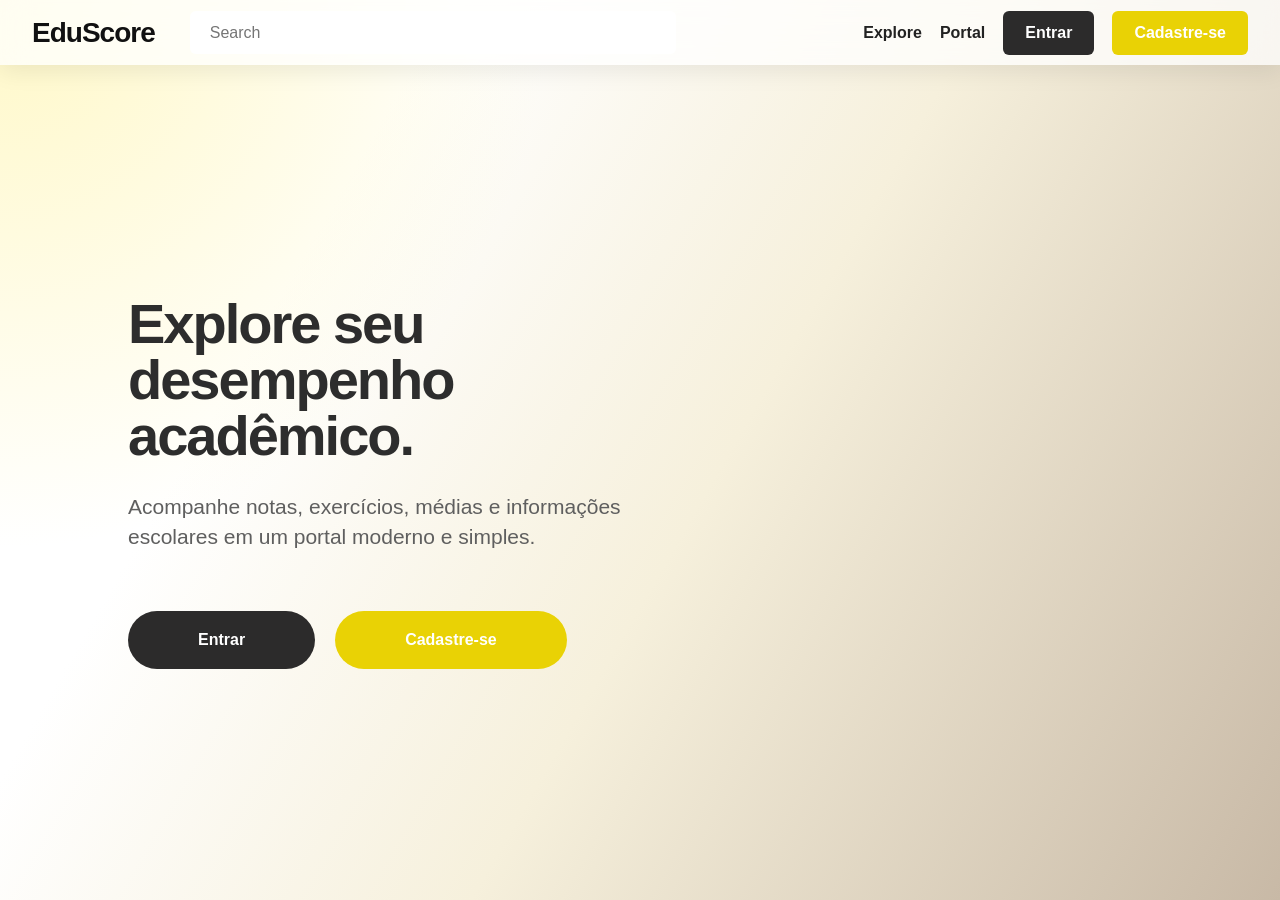
<file: index.html>
<!DOCTYPE html>
<html lang="pt-br">
<head>
  <meta charset="UTF-8">
  <title>EduScore</title>
  <link rel="stylesheet" href="style.css">
</head>
<body>

<header class="navbar">
  <h1>EduScore</h1>

  <input type="text" placeholder="Search">

  <nav>
    <a href="#">Explore</a>
    <a href="#">Portal</a>
    <a href="login.html" class="login-btn">Entrar</a>
    <a href="cadastro.html" class="signup-btn">Cadastre-se</a>
  </nav>
</header>

<main class="hero">
  <section class="hero-text">
    <h2>Explore seu<br>desempenho<br>acadêmico.</h2>

    <p>
      Acompanhe notas, exercícios, médias e informações escolares
      em um portal moderno e simples.
    </p>

    <div class="botoes-home">
      <a href="login.html" class="main-btn">Entrar</a>
      <a href="cadastro.html" class="secondary-btn">Cadastre-se</a>
    </div>
  </section>
</main>

</body>
</html>
</file>
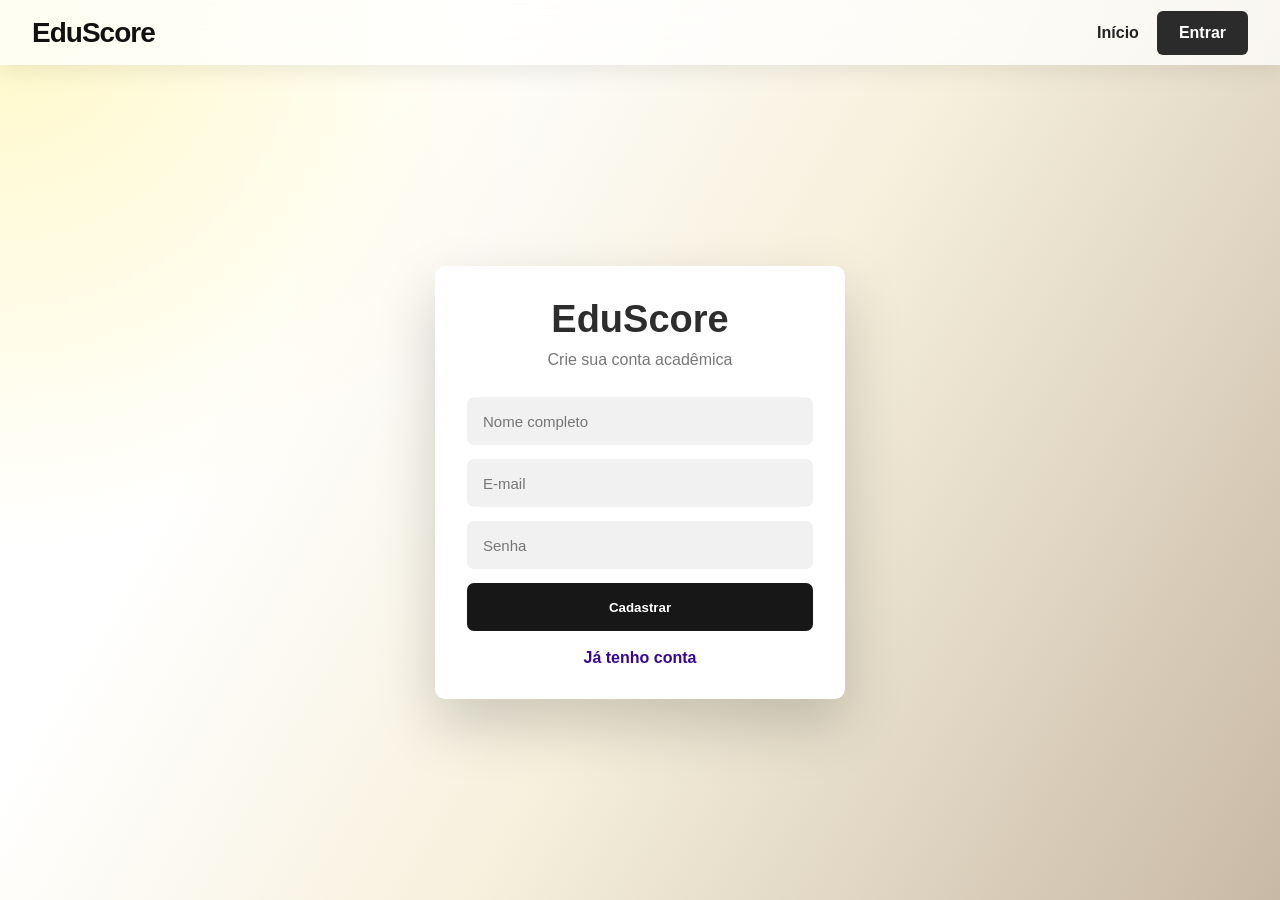
<file: cadastro.html>
<!DOCTYPE html>
<html lang="pt-br">
<head>
  <meta charset="UTF-8">
  <title>EduScore - Cadastro</title>
  <link rel="stylesheet" href="style.css">
</head>
<body>

<header class="navbar">
  <h1>EduScore</h1>

  <nav>
    <a href="index.html">Início</a>
    <a href="login.html" class="login-btn">Entrar</a>
  </nav>
</header>

<main class="auth-page">
  <section class="auth-card">
    <h2>EduScore</h2>
    <p>Crie sua conta acadêmica</p>

    <input type="text" id="cadNome" placeholder="Nome completo">
    <input type="email" id="cadEmail" placeholder="E-mail">
    <input type="password" id="cadSenha" placeholder="Senha">

    <button onclick="cadastrar()">Cadastrar</button>

    <a href="login.html">Já tenho conta</a>
  </section>
</main>

<script src="script.js"></script>
</body>
</html>
</file>
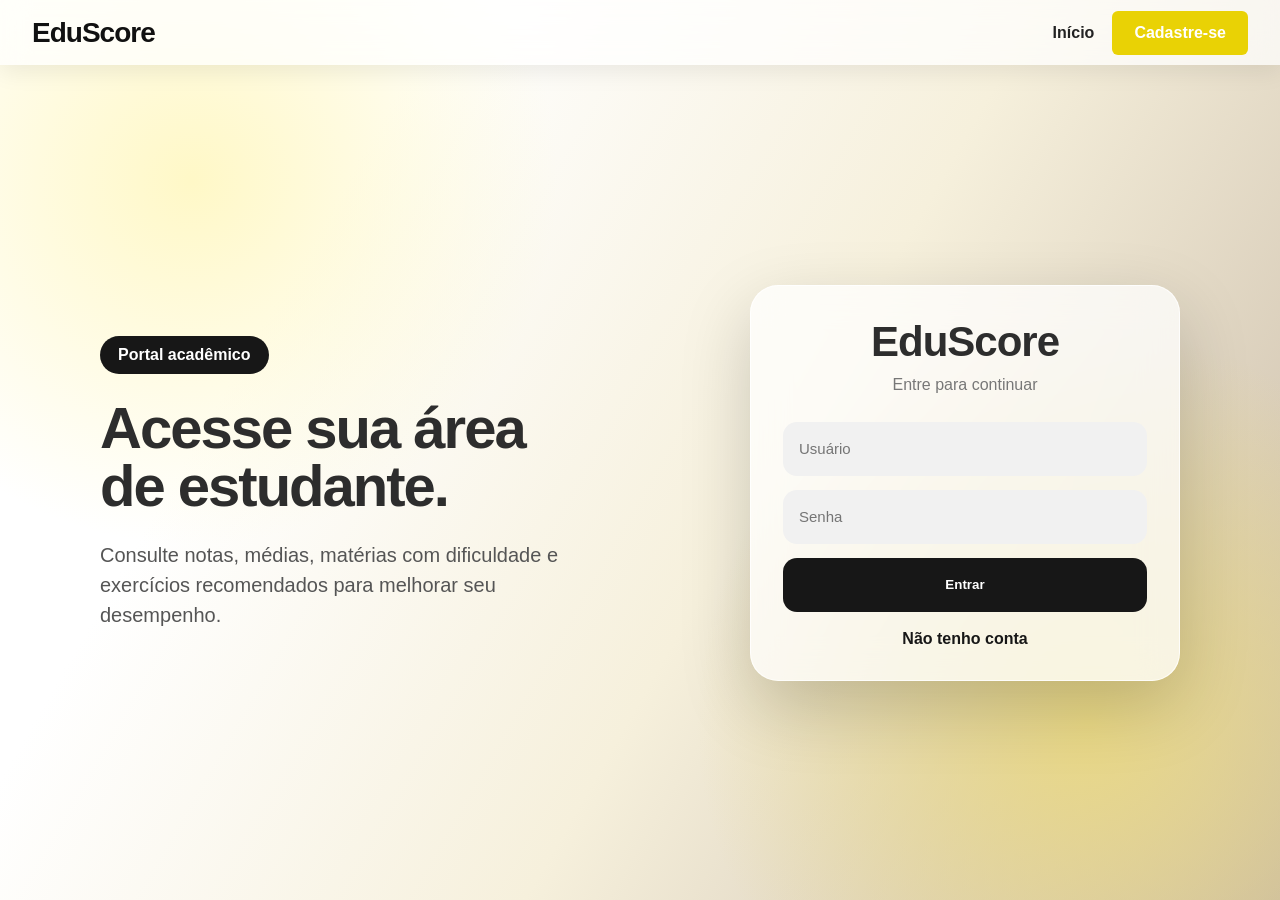
<file: exercicios.html>
<!DOCTYPE html>
<html lang="pt-br">
<head>
<meta charset="UTF-8">
<title>Exercícios</title>
<link rel="stylesheet" href="style.css">
</head>

<body onload="carregarExercicios()">

<header class="navbar">
    <h1>EduScore</h1>

    <nav>
        <a href="menu.html">Voltar</a>
        <button class="sair-btn" onclick="sair()">Sair</button>
    </nav>
</header>

<main class="dashboard">

    <section class="welcome">
        <h2>Meus Exercícios</h2>
    </section>

    <section id="conteudoExercicios" class="resultado">
    </section>

</main>

<script src="script.js"></script>

</body>
</html>
</file>
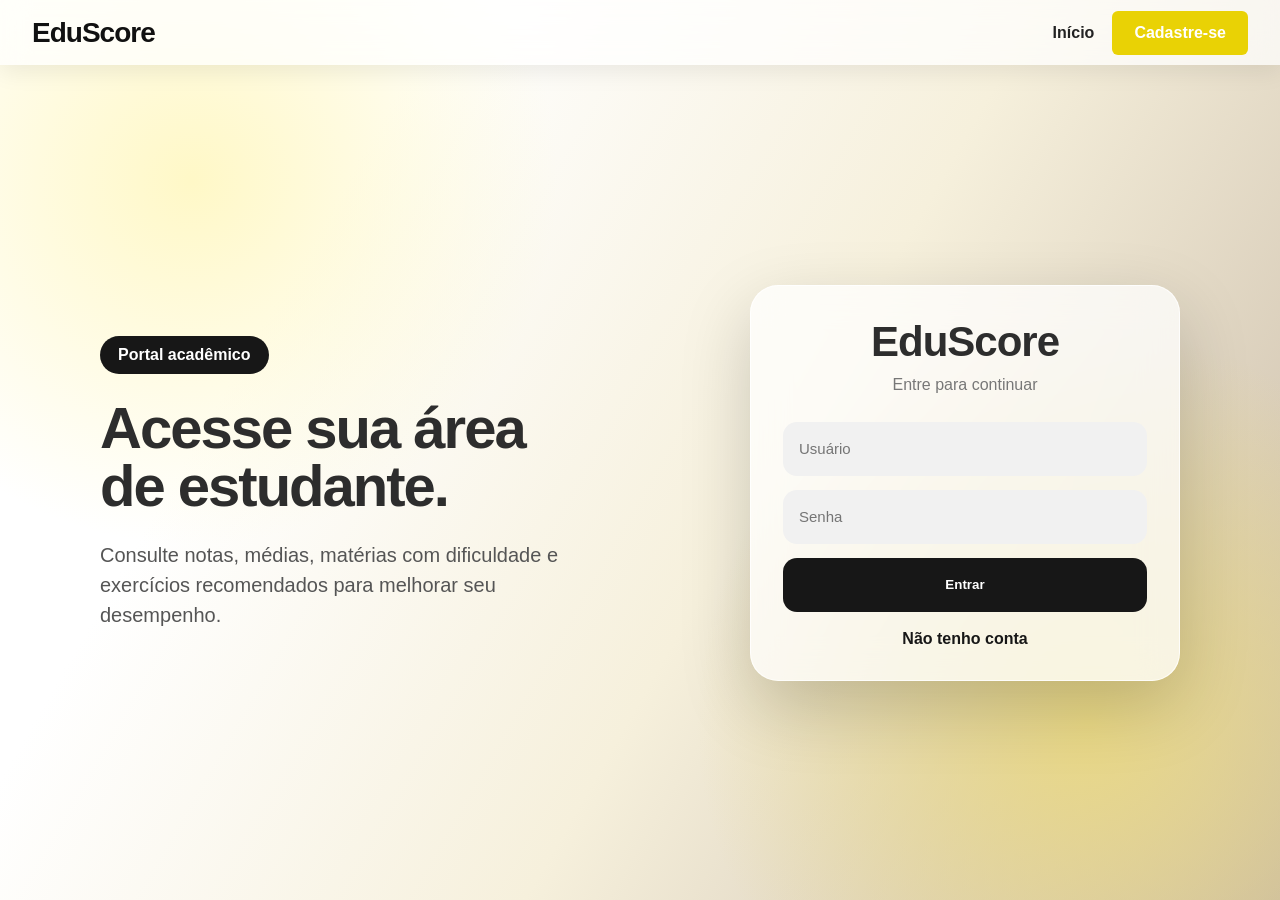
<file: login.html>
<!DOCTYPE html>
<html lang="pt-br">
<head>
  <meta charset="UTF-8">
  <title>EduScore - Login</title>
  <link rel="stylesheet" href="style.css">
</head>
<body class="login-page">

<header class="navbar login-navbar">
  <h1>EduScore</h1>

  <nav>
    <a href="index.html">Início</a>
    <a href="cadastro.html" class="signup-btn">Cadastre-se</a>
  </nav>
</header>

<main class="login-moderno">

  <section class="login-texto">
    <span class="tag-login">Portal acadêmico</span>

    <h2>Acesse sua área<br>de estudante.</h2>

    <p>
      Consulte notas, médias, matérias com dificuldade e exercícios
      recomendados para melhorar seu desempenho.
    </p>
  </section>

  <section class="auth-card login-glass">
    <h2>EduScore</h2>
    <p>Entre para continuar</p>

    <input type="text" id="nome" placeholder="Usuário">
    <input type="password" id="senha" placeholder="Senha">

    <button onclick="entrar()">Entrar</button>

    <a href="cadastro.html">Não tenho conta</a>
  </section>

</main>

<script src="script.js"></script>
</body>
</html>
</file>
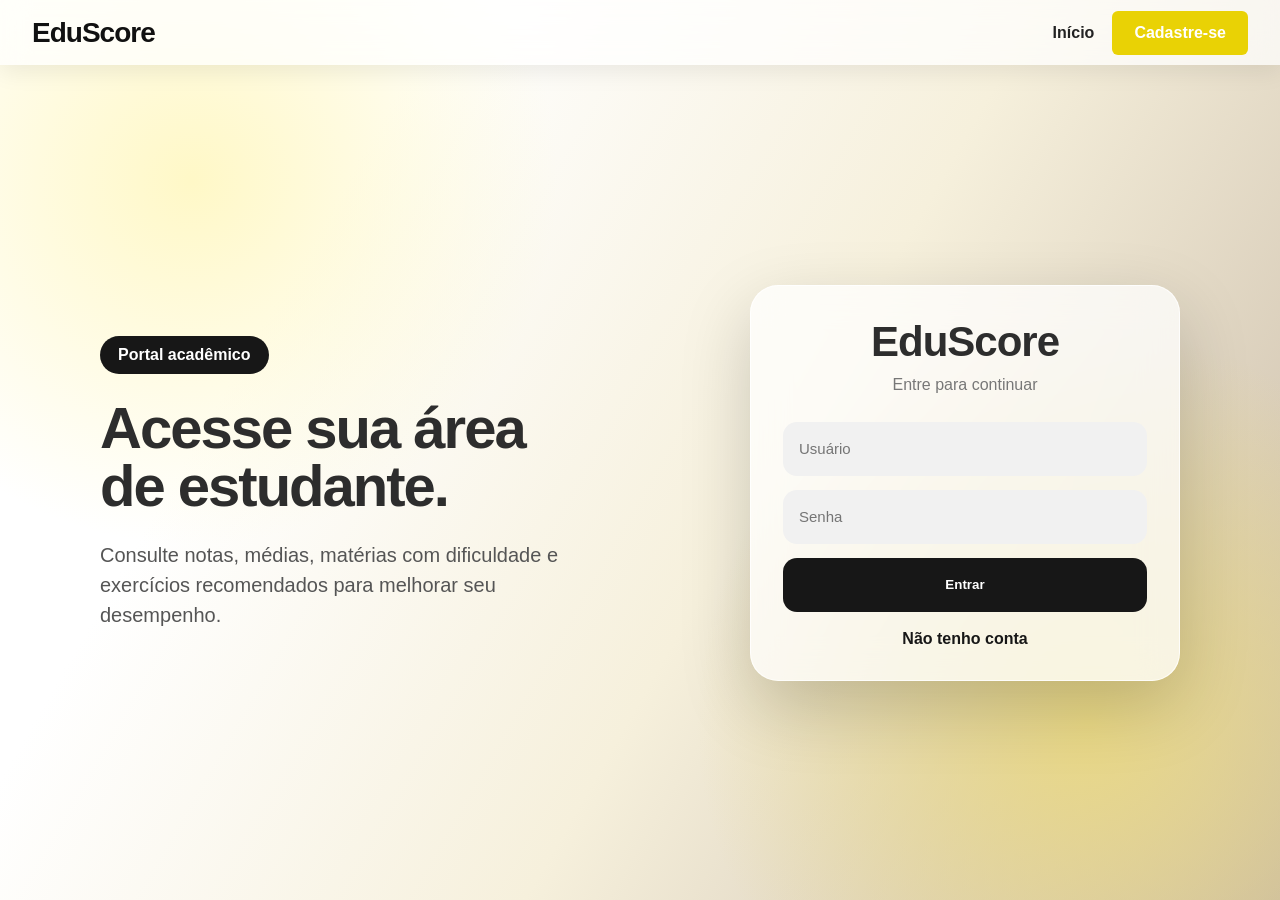
<file: media.html>
<!DOCTYPE html>
<html lang="pt-br">
<head>
<meta charset="UTF-8">
<title>Média</title>
<link rel="stylesheet" href="style.css">
</head>

<body onload="carregarMedia()">

<header class="navbar">
    <h1>EduScore</h1>

    <nav>
        <a href="menu.html">Voltar</a>
        <button class="sair-btn" onclick="sair()">Sair</button>
    </nav>
</header>

<main class="dashboard">

    <section class="welcome">
        <h2>Média Geral</h2>
    </section>

    <section id="conteudoMedia" class="resultado">
    </section>

</main>

<script src="script.js"></script>

</body>
</html>
</file>
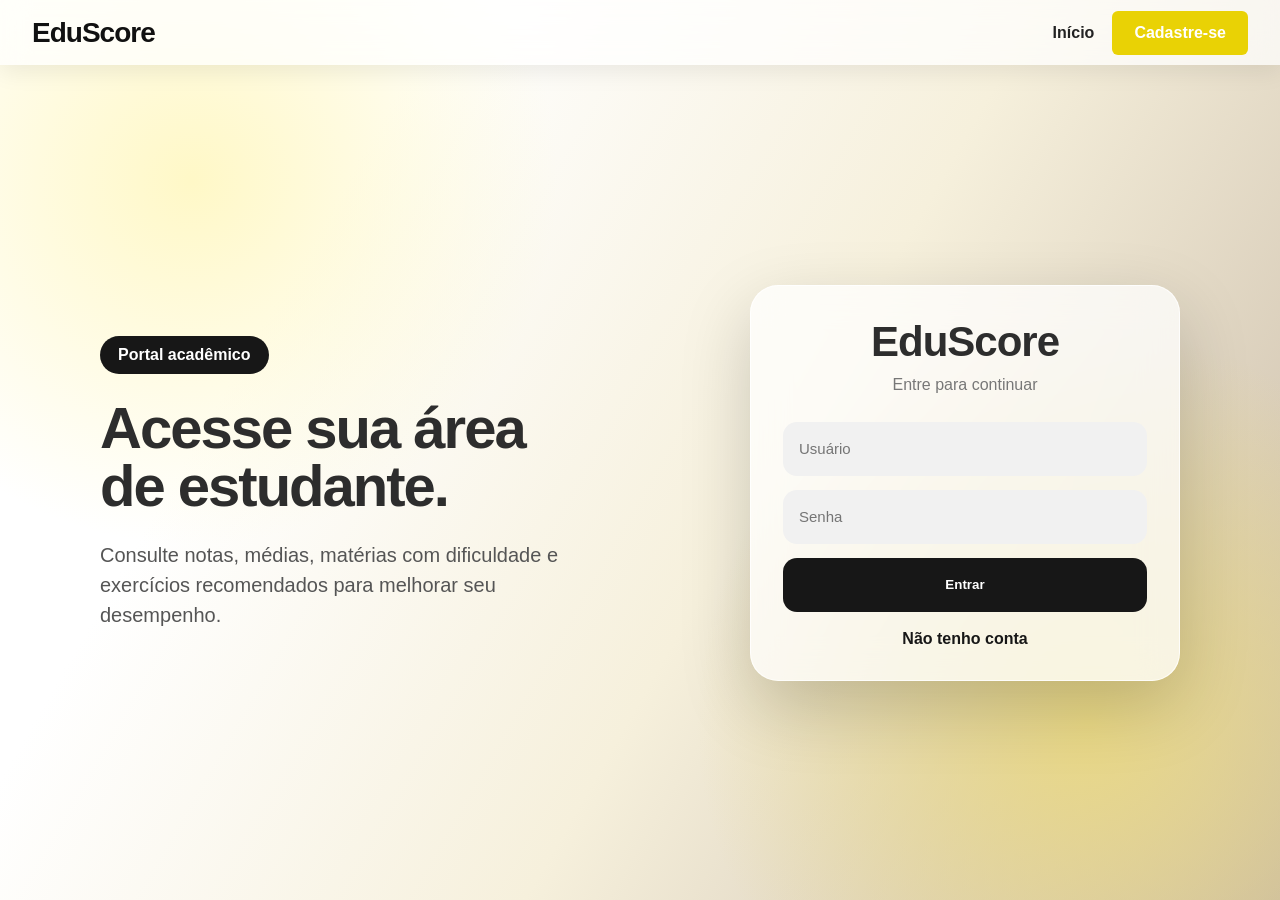
<file: menu.html>
<!DOCTYPE html>
<html lang="pt-br">
<head>
  <meta charset="UTF-8">
  <title>EduScore - Menu</title>
  <link rel="stylesheet" href="style.css">
</head>
<body onload="carregarMenu()">

<header class="navbar">
  <h1>EduScore</h1>
<nav>
   <a href="perfil.html" class="perfil-btn">
     Meu Perfil
</a>
    <button class="sair-btn" onclick="sair()">
        Sair
    </button>
</nav>
</header>

<main class="dashboard">

  <section class="welcome">
    <h2>Bem-vindo, estudante!</h2>
    <p>Acompanhe seu desempenho escolar.</p>
  </section>

  <section class="menu-cards">
    <div class="card" onclick="window.location.href='notas.html'">
      <h3>Notas</h3>
      <p>Consulte suas notas.</p>
    </div>

    <div class="card" onclick="window.location.href='pesquisar.html'">
      <h3>Exercícios</h3>
      <p>Pesquise atividades por matéria.</p>
    </div>

    <div class="card" onclick="window.location.href='media.html'">
      <h3>Média</h3>
      <p>Veja sua média geral.</p>
    </div>
  </section>

  <section class="dificuldades">
   
    <p>Com base nas suas menores notas, recomendamos exercícios para melhorar seu desempenho.</p>

    <div id="listaDificuldades" class="lista-dificuldades"></div>
  </section>

</main>

<script src="script.js"></script>
</body>
</html>
</file>
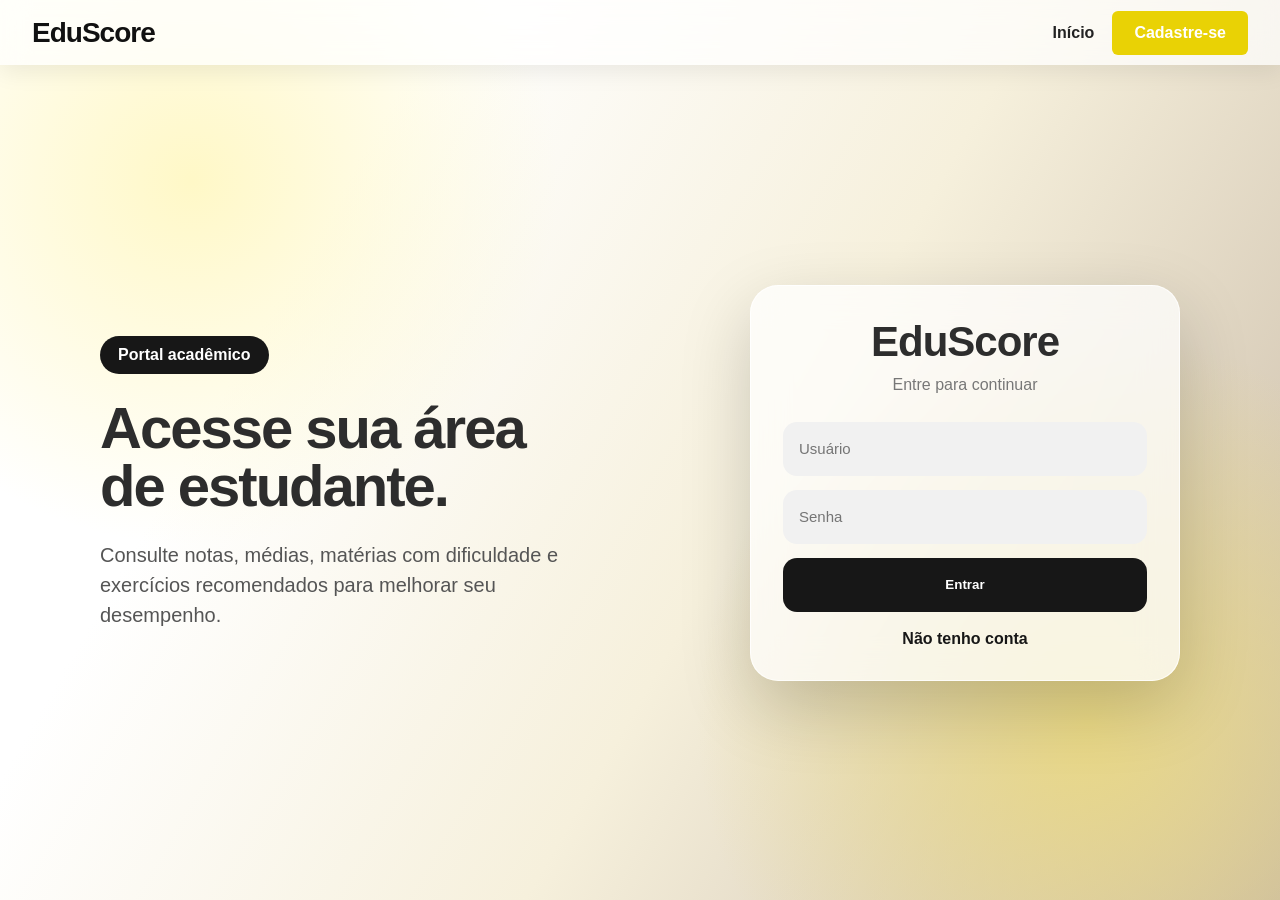
<file: notas.html>
<!DOCTYPE html>
<html lang="pt-br">
<head>
  <meta charset="UTF-8">
  <title>EduScore - Notas</title>
  <link rel="stylesheet" href="style.css">
</head>
<body onload="carregarPaginaNotas()">

<header class="navbar">
  <h1>EduScore</h1>

  <nav>
    <a href="menu.html">Voltar</a>
    <button class="sair-btn" onclick="sair()">Sair</button>
  </nav>
</header>

<main class="dashboard">

  <section class="welcome">
    <h2>Minhas Notas</h2>
    <p>Consulte suas notas por matéria e por semestre.</p>
  </section>

  <section class="painel-pesquisa">
    <input
      type="text"
      id="pesquisaMateria"
      placeholder="Digite a matéria. Ex: Matemática"
    >

    <select id="filtroSemestre">
      <option value="todos">Todos os semestres</option>
      <option value="1">1º semestre</option>
      <option value="2">2º semestre</option>
    </select>

    <button onclick="filtrarNotas()">Pesquisar</button>
  </section>

  <section class="materias-disponiveis">
    <h2>Matérias disponíveis</h2>
    <div id="listaMaterias" class="chips-materias"></div>
  </section>

  <section id="conteudoNotas" class="notas-grid"></section>

</main>

<script src="script.js"></script>
</body>
</html>
</file>
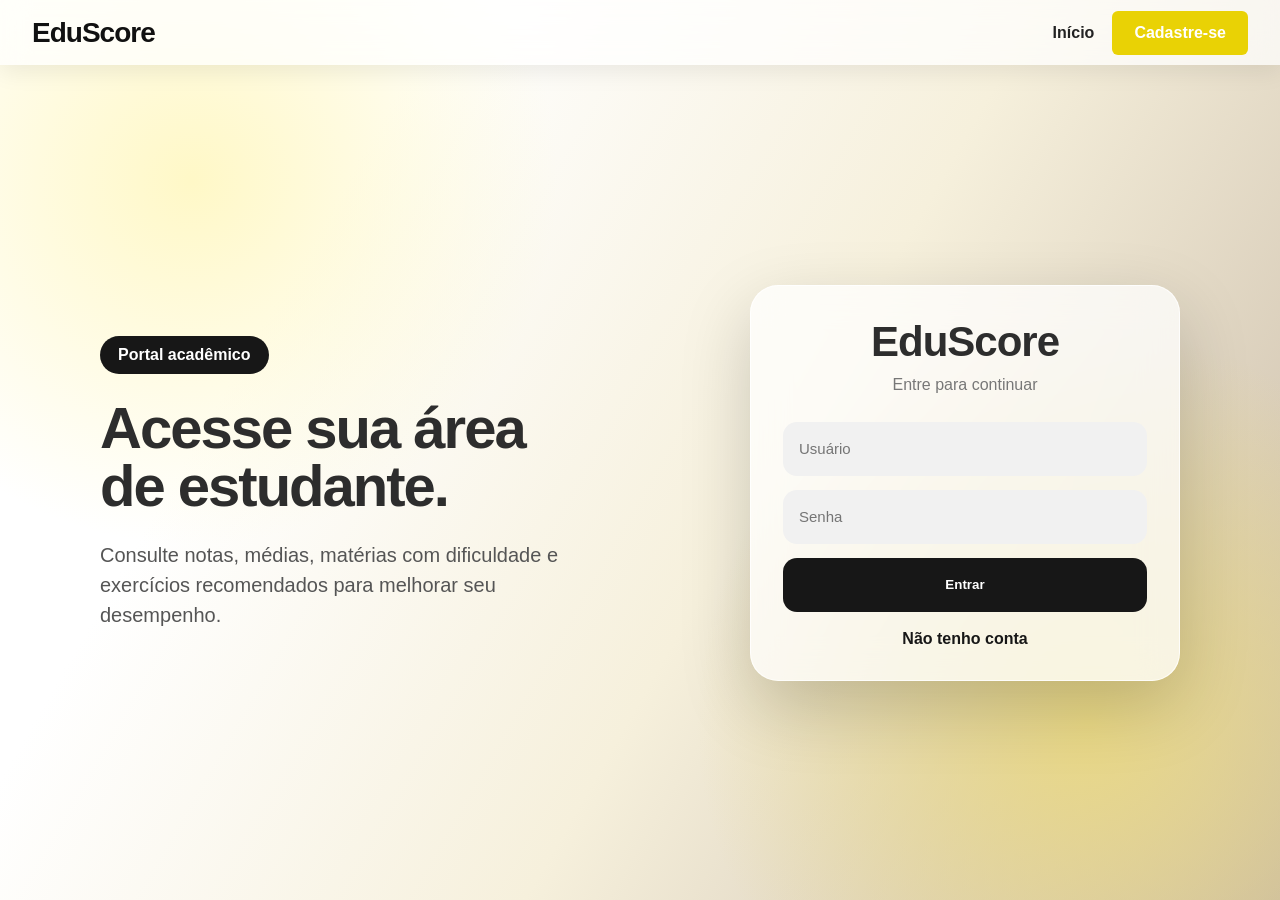
<file: perfil.html>
<!DOCTYPE html>
<html lang="pt-br">
<head>
  <meta charset="UTF-8">
  <title>EduScore - Perfil</title>
  <link rel="stylesheet" href="style.css">
</head>
<body onload="carregarPerfil()">

<header class="navbar">
  <h1>EduScore</h1>

  <nav>
    <a href="menu.html" class="perfil-btn">Menu</a>
    <button class="sair-btn" onclick="sair()">Sair</button>
  </nav>
</header>

<main class="perfil-page">

  <section class="perfil-hero">
    <div>
      <span>Área do estudante</span>
      <h2>Meu Perfil</h2>
      <p>Atualize seus dados acadêmicos e mantenha suas informações organizadas.</p>
    </div>

    <div class="perfil-mini-card">
      <strong>Status</strong>
      <p>Aluno ativo</p>
    </div>
  </section>

  <section class="perfil-layout">

    <aside class="perfil-sidebar">
      <div class="avatar-grande">👤</div>
      <h2 id="nomePerfil">Estudante</h2>
      <p>Portal Acadêmico EduScore</p>

      <div class="perfil-info-box">
        <span>Curso</span>
        <strong id="cursoResumo">ADS</strong>
      </div>

      <div class="perfil-info-box">
        <span>Turma</span>
        <strong id="turmaResumo">2026.1</strong>
      </div>
    </aside>

    <section class="perfil-form-card">
      <h2>Dados pessoais</h2>
      <p>Edite suas informações abaixo.</p>

      <div class="perfil-grid-form">
        <div>
          <label>Nome</label>
          <input type="text" id="perfilNome">
        </div>

        <div>
          <label>E-mail</label>
          <input type="email" id="perfilEmail">
        </div>

        <div>
          <label>Curso</label>
          <input type="text" id="perfilCurso">
        </div>

        <div>
          <label>Turma</label>
          <input type="text" id="perfilTurma">
        </div>
      </div>

      <button class="perfil-save-btn" onclick="atualizarPerfil()">
        Salvar alterações
      </button>

      <p id="mensagemPerfil"></p>
    </section>

  </section>

</main>

<script src="script.js"></script>
</body>
</html>
</file>
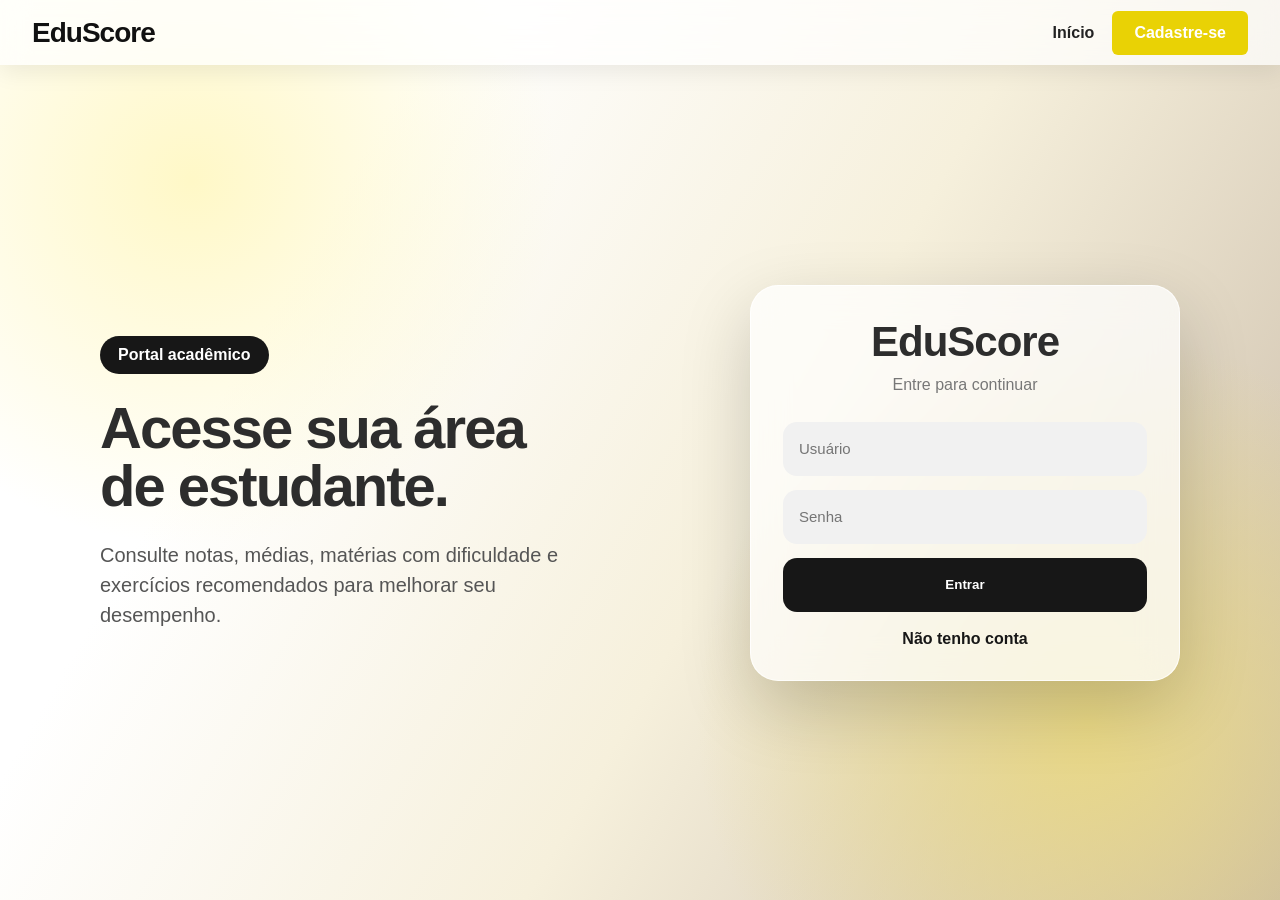
<file: pesquisar.html>
<!DOCTYPE html>
<html lang="pt-br">
<head>
  <meta charset="UTF-8">
  <title>Pesquisar Exercícios</title>
  <link rel="stylesheet" href="style.css">
</head>
<body onload="carregarPesquisaMateria()">

<header class="navbar">
  <h1>EduScore</h1>

  <nav>
    <a href="menu.html">Voltar</a>
    <button class="sair-btn" onclick="sair()">Sair</button>
  </nav>
</header>

<main class="dashboard">

  <section class="welcome">
    <h2>Pesquisar exercícios</h2>
    <p>Escolha uma matéria e resolva questões para melhorar seu desempenho.</p>
  </section>

  <section class="painel-pesquisa">
    <select id="materiaPesquisa">
      <option value="19">Matemática</option>
      <option value="17">Natureza</option>
      <option value="23">História</option>
      <option value="10">Português / Literatura</option>
      <option value="9">Conhecimentos Gerais</option>
    </select>

    <select id="dificuldade">
      <option value="easy">Fácil</option>
      <option value="medium">Médio</option>
      <option value="hard">Difícil</option>
    </select>

    <button onclick="buscarExerciciosAPI()">Buscar exercícios</button>
  </section>

  <section id="resultadoApi" class="area-exercicios"></section>

</main>

<script src="script.js"></script>
</body>
</html>
</file>
<file: style.css>
* {
  margin: 0;
  padding: 0;
  box-sizing: border-box;
}

body {
  font-family: Arial, sans-serif;
  background: linear-gradient(120deg, #ffffff 30%, #d8cec2 70%, #a99b89);
  color: #2d2d2d;
  min-height: 100vh;
}

.navbar {
  height: 65px;
  background: rgb(240, 222, 117);
  display: flex;
  align-items: center;
  padding: 0 32px;
  gap: 35px;
}

.navbar h1 {
  font-size: 24px;
  color: #111;
}

.navbar input {
  width: 520px;
  max-width: 40%;
  height: 43px;
  border: none;
  background: #ffffff;
  border-radius: 6px;
  padding: 0 20px;
  font-size: 16px;
}

.navbar nav {
  margin-left: auto;
  display: flex;
  align-items: center;
  gap: 18px;
}

.navbar a {
  text-decoration: none;
  color: #222;
  font-weight: bold;
}

.nav-links a:hover{
    color:#e4c900;
}


.login-btn {
  background: #2c2b2b;
  padding: 13px 22px;
  border-radius: 6px;
}

.signup-btn {
  background: #e9d205;
  color: white !important;
  padding: 13px 22px;
  border-radius: 6px;
}



.hero {
  min-height: calc(100vh - 65px);
  display: flex;
  align-items: center;
  padding-left: 10%;
}

.hero-text h2 {
  font-size: 56px;
  line-height: 1;
  letter-spacing: -2px;
  margin-bottom: 28px;
}

.hero-text p {
  font-size: 21px;
  color: #5f5f5f;
  max-width: 520px;
  line-height: 1.4;
  margin-bottom: 60px;
}

.botoes-home {
  display: flex;
  gap: 20px;
}

.main-btn,
.secondary-btn {
  text-decoration: none;
  padding: 20px 70px;
  border-radius: 35px;
  font-weight: bold;
}

.main-btn {
  background: #2c2b2b;
  color: white;
}

.secondary-btn {
  background: #e9d205;
  color: white;
}



.auth-page {
  min-height: calc(100vh - 65px);
  display: flex;
  justify-content: center;
  align-items: center;
}

.auth-card {
  width: 410px;
  background: white;
  border-radius: 10px;
  padding: 32px;
  box-shadow: 0 25px 60px rgba(0,0,0,0.18);
}

.auth-card h2 {
  text-align: center;
  font-size: 38px;
  margin-bottom: 10px;
}

.auth-card p {
  text-align: center;
  color: #777;
  margin-bottom: 28px;
}

.auth-card input {
  width: 100%;
  height: 48px;
  border: none;
  background: #f1f1f1;
  border-radius: 7px;
  padding: 0 16px;
  margin-bottom: 14px;
  font-size: 15px;
}

.auth-card button {
  width: 100%;
  height: 48px;
  background: #171717;
  color: white;
  border: none;
  border-radius: 7px;
  font-weight: bold;
  cursor: pointer;
}

.auth-card a {
  display: block;
  text-align: center;
  margin-top: 18px;
  color: #370792;
  text-decoration: none;
  font-weight: bold;
}

/* MENU */

.sair-btn {
  background: #171717;
  color: white;
  border: none;
  padding: 13px 28px;
  border-radius: 8px;
  cursor: pointer;
  font-weight: bold;
}

.dashboard {
  max-width: 1100px;
  margin: 80px auto;
  text-align: center;
}

.welcome {
  background: #2f2f2f;
  color: white;
  padding: 38px;
  border-radius: 16px;
  margin-bottom: 45px;
}

.welcome h2 {
  font-size: 38px;
  margin-bottom: 10px;
}

.menu-cards {
  display: flex;
  justify-content: center;
  gap: 30px;
  flex-wrap: wrap;
}

.card {
  width: 310px;
  min-height: 220px;
  background: rgb(255, 255, 255);
  border-radius: 20px;
  padding: 35px 25px;
  box-shadow: 0 14px 35px rgba(42, 42, 42, 0.15);
  cursor: pointer;
  transition: 0.3s;
}

.card:hover {
  transform: translateY(-8px);
}

.card span {
  font-size: 42px;
}

.card h3 {
  margin: 20px 0 10px;
  font-size: 26px;
}

.card p {
  color: #555;
}

.resultado {
  max-width: 850px;
  margin: 45px auto;
  background: white;
  padding: 30px;
  border-radius: 18px;
  box-shadow: 0 14px 35px rgba(0,0,0,0.15);
}

.resultado:empty {
  display: none;
}

.resultado h2 {
  margin-bottom: 20px;
}

.resultado ul {
  list-style: none;
}

.resultado li {
  background: #f1f1f1;
  margin: 10px auto;
  padding: 14px;
  border-radius: 10px;
  max-width: 500px;
}
.resultado li {
  display: flex;
  justify-content: space-between;
  align-items: center;
}
.dificuldades {
  max-width: 1000px;
  margin: 50px auto;
  background: white;
  padding: 35px;
  border-radius: 20px;
  box-shadow: 0 14px 35px rgba(0,0,0,0.15);
  text-align: center;
}

.dificuldades h2 {
  font-size: 30px;
  margin-bottom: 10px;
}

.dificuldades p {
  color: #666;
  margin-bottom: 30px;
}

.lista-dificuldades {
  display: flex;
  justify-content: center;
  gap: 22px;
  flex-wrap: wrap;
}

.dificuldade-card {
  width: 260px;
  background: #f1f1f1;
  border-radius: 18px;
  padding: 25px;
  text-align: center;
}

.dificuldade-card h3 {
  font-size: 22px;
  margin-bottom: 10px;
}

.dificuldade-card p {
  margin-bottom: 18px;
  color: #555;
}

.dificuldade-card button {
  background: #e9d205;
  color: white;
  border: none;
  padding: 13px 25px;
  border-radius: 25px;
  cursor: pointer;
  font-weight: bold;
}
.painel-pesquisa {
  max-width: 850px;
  margin: 40px auto;
  background: white;
  padding: 30px;
  border-radius: 18px;
  box-shadow: 0 14px 35px rgba(0,0,0,0.15);
  display: flex;
  justify-content: center;
  gap: 15px;
  flex-wrap: wrap;
}

.painel-pesquisa select {
  width: 260px;
  height: 48px;
  border: none;
  background: #f1f1f1;
  border-radius: 8px;
  padding: 0 15px;
  font-size: 15px;
}

.painel-pesquisa button {
  height: 48px;
  border: none;
  background: #171717;
  color: white;
  border-radius: 8px;
  padding: 0 30px;
  font-weight: bold;
  cursor: pointer;
}

.area-exercicios {
  max-width: 900px;
  margin: 40px auto;
}

.questao-card {
  background: white;
  padding: 28px;
  border-radius: 18px;
  margin-bottom: 25px;
  box-shadow: 0 14px 35px #7c7c7c;
  text-align: left;
}

.questao-card h3 {
  font-size: 20px;
  margin-bottom: 20px;
  color: #171717;
}

.alternativas {
  display: grid;
  gap: 12px;
}

.alternativa {
  width: 100%;
  padding: 15px;
  background: #f1f1f1;
  border: 2px solid transparent;
  border-radius: 10px;
  cursor: pointer;
  text-align: left;
  font-size: 15px;
  transition: 0.2s;
}

.alternativa:hover {
  background: #e1e1e1;
}

.correta {
  background: #b8f5c0 !important;
  border-color: #2f9e44;
}

.errada {
  background: #ffb8b8 !important;
  border-color: #c92a2a;
}
body {
  background:
    radial-gradient(circle at top left, #fff8c7 0, transparent 35%),
    linear-gradient(120deg, #ffffff 25%, #f6f0dc 55%, #c8b9a6 100%);
}

.navbar {
  background: rgba(255, 255, 255, 0.75);
  backdrop-filter: blur(14px);
  box-shadow: 0 6px 25px rgba(0,0,0,0.08);
}

.navbar h1 {
  font-size: 28px;
  letter-spacing: -1px;
}

.welcome {
  background:
    linear-gradient(135deg, #181818, #343434);
  border-radius: 28px;
  position: relative;
  overflow: hidden;
}

.welcome h2 {
  font-size: 44px;
}

.menu-cards {
  margin-top: 20px;
}

.card {
  border-radius: 32px;
  background: rgba(255, 255, 255, 0.72);
  backdrop-filter: blur(15px);
  border: 1px solid rgba(255,255,255,0.7);
  position: relative;
  overflow: hidden;
}

.card::before {
  content: "";
  position: absolute;
  width: 140px;
  height: 140px;
  background: #f2dd72;
  border-radius: 50%;
  top: -55px;
  right: -55px;
  opacity: 0.45;
}

.card h3 {
  position: relative;
  font-size: 30px;
}

.card p {
  position: relative;
  font-size: 17px;
}

.card:hover {
  transform: translateY(-12px) scale(1.03);
  box-shadow: 0 24px 55px rgba(0,0,0,0.18);
}

.dificuldades {
  border-radius: 32px;
  background: rgba(255,255,255,0.78);
  backdrop-filter: blur(14px);
  border: 1px solid rgba(255,255,255,0.7);
}

.dificuldades h2 {
  font-size: 36px;
}

.dificuldade-card {
  background: linear-gradient(145deg, #fffdf2, #f1ead5);
  border-radius: 26px;
  box-shadow: 0 14px 30px rgba(0,0,0,0.10);
  transition: 0.3s;
}

.dificuldade-card:hover {
  transform: translateY(-8px);
}

.dificuldade-card button {
  background: linear-gradient(135deg, #171717, #3a3a3a);
}
.materias-disponiveis {
  max-width: 1000px;
  margin: 30px auto;
  background: rgba(255,255,255,0.78);
  backdrop-filter: blur(14px);
  padding: 28px;
  border-radius: 28px;
  box-shadow: 0 14px 35px rgba(0,0,0,0.12);
  text-align: center;
}

.materias-disponiveis h2 {
  margin-bottom: 18px;
  font-size: 28px;
}

.chips-materias {
  display: flex;
  justify-content: center;
  flex-wrap: wrap;
  gap: 12px;
}

.chip-materia {
  background: #171717;
  color: white;
  padding: 12px 20px;
  border-radius: 30px;
  cursor: pointer;
  font-weight: bold;
  transition: 0.2s;
}

.chip-materia:hover {
  transform: translateY(-3px);
  background: #333;
}

.notas-grid {
  max-width: 1050px;
  margin: 40px auto;
  display: grid;
  grid-template-columns: repeat(auto-fit, minmax(260px, 1fr));
  gap: 24px;
}

.nota-card {
  background: rgba(255,255,255,0.82);
  backdrop-filter: blur(14px);
  border-radius: 28px;
  padding: 28px;
  box-shadow: 0 14px 35px rgba(0,0,0,0.14);
  position: relative;
  overflow: hidden;
}

.nota-card::before {
  content: "";
  position: absolute;
  width: 130px;
  height: 130px;
  background: #f2dd72;
  border-radius: 50%;
  top: -55px;
  right: -55px;
  opacity: 0.45;
}

.nota-card h3 {
  position: relative;
  font-size: 26px;
  margin-bottom: 18px;
}

.nota-linha {
  position: relative;
  background: #f4f4f4;
  padding: 14px;
  border-radius: 14px;
  margin-bottom: 12px;
  display: flex;
  justify-content: space-between;
  font-weight: bold;
}

.nota-boa {
  color: #1b7f35;
}

.nota-media {
  color: #b8860b;
}

.nota-baixa {
  color: #c92a2a;
}

.mensagem-vazia {
  max-width: 700px;
  margin: 40px auto;
  background: white;
  padding: 30px;
  border-radius: 20px;
  text-align: center;
  box-shadow: 0 14px 35px rgba(0,0,0,0.12);
}
.login-page {
  min-height: 100vh;
  background:
    radial-gradient(circle at 15% 20%, #fff8c7 0, transparent 28%),
    radial-gradient(circle at 85% 80%, #e9d885 0, transparent 30%),
    linear-gradient(120deg, #ffffff 25%, #f6f0dc 58%, #c8b9a6 100%);
}

.login-navbar {
  background: rgba(255,255,255,0.72);
  backdrop-filter: blur(14px);
}

.login-moderno {
  min-height: calc(100vh - 65px);
  max-width: 1150px;
  margin: 0 auto;
  display: flex;
  align-items: center;
  justify-content: space-between;
  gap: 70px;
  padding: 60px 35px;
}

.login-texto {
  max-width: 520px;
}

.tag-login {
  display: inline-block;
  background: #171717;
  color: white;
  padding: 10px 18px;
  border-radius: 30px;
  font-weight: bold;
  margin-bottom: 25px;
}

.login-texto h2 {
  font-size: 58px;
  line-height: 1;
  letter-spacing: -2px;
  margin-bottom: 25px;
}

.login-texto p {
  font-size: 20px;
  color: #555;
  line-height: 1.5;
}

.login-glass {
  width: 430px;
  border-radius: 28px;
  background: rgba(255,255,255,0.74);
  backdrop-filter: blur(18px);
  border: 1px solid rgba(255,255,255,0.8);
  box-shadow: 0 25px 70px rgba(0,0,0,0.18);
  position: relative;
  overflow: hidden;
}


.login-glass h2,
.login-glass p,
.login-glass input,
.login-glass button,
.login-glass a {
  position: relative;
}

.login-glass h2 {
  font-size: 42px;
  letter-spacing: -1px;
}

.login-glass input {
  height: 54px;
  border-radius: 14px;
}

.login-glass button {
  height: 54px;
  border-radius: 14px;
  transition: 0.3s;
}

.login-glass button:hover {
  transform: translateY(-3px);
  box-shadow: 0 12px 25px rgba(0,0,0,0.18);
}

.login-glass a {
  color: #171717;
}
.perfil-container{
    max-width:1000px;
    margin:60px auto;
    padding:20px;
}

.perfil-card{
    background:rgba(255,255,255,0.80);
    backdrop-filter:blur(15px);
    border-radius:30px;
    padding:50px;
    box-shadow:0 20px 50px rgba(0,0,0,0.15);
    text-align:center;
}

.perfil-avatar{
    width:120px;
    height:120px;
    margin:auto;
    border-radius:50%;
    background:#171717;
    color:white;
    font-size:55px;
    display:flex;
    align-items:center;
    justify-content:center;
}

.perfil-card h2{
    margin-top:20px;
    font-size:38px;
}

.perfil-subtitulo{
    color:#666;
    margin-bottom:35px;
}

.perfil-form{
    max-width:500px;
    margin:auto;
}

.perfil-form label{
    display:block;
    text-align:left;
    margin-top:15px;
    margin-bottom:8px;
    font-weight:bold;
}

.perfil-form input{
    width:100%;
    height:50px;
    border:none;
    background:#f1f1f1;
    border-radius:12px;
    padding:0 15px;
}

.perfil-form button{
    width:100%;
    margin-top:25px;
    height:55px;
    border:none;
    border-radius:12px;
    background:#171717;
    color:white;
    cursor:pointer;
    font-weight:bold;
}

#mensagemPerfil{
    margin-top:15px;
    font-weight:bold;
}4.perfil-btn{
    background:#171717;
    color:white !important;
    padding:12px 22px;
    border-radius:12px;
    text-decoration:none;
    font-weight:bold;
    transition:0.3s;
}

.perfil-btn:hover{
    transform:translateY(-2px);
    background:#2c2c2c;
}
.perfil-page {
  max-width: 1150px;
  margin: 55px auto;
  padding: 0 25px;
}

.perfil-hero {
  background: linear-gradient(135deg, #171717, #2f2f2f);
  color: white;
  border-radius: 30px;
  padding: 40px;
  display: flex;
  justify-content: space-between;
  align-items: center;
  margin-bottom: 35px;
  box-shadow: 0 22px 55px rgba(0,0,0,0.18);
}

.perfil-hero span {
  background: rgba(255,255,255,0.12);
  padding: 9px 16px;
  border-radius: 30px;
  font-weight: bold;
}

.perfil-hero h2 {
  font-size: 44px;
  margin: 20px 0 10px;
}

.perfil-hero p {
  color: #ddd;
  font-size: 18px;
}

.perfil-mini-card {
  background: #f2d600;
  color: #171717;
  padding: 22px 30px;
  border-radius: 22px;
  min-width: 170px;
}

.perfil-mini-card p {
  color: #171717;
  margin-top: 5px;
}

.perfil-layout {
  display: grid;
  grid-template-columns: 320px 1fr;
  gap: 28px;
}

.perfil-sidebar,
.perfil-form-card {
  background: rgba(255,255,255,0.82);
  backdrop-filter: blur(16px);
  border-radius: 30px;
  box-shadow: 0 18px 45px rgba(0,0,0,0.14);
}

.perfil-sidebar {
  padding: 35px;
  text-align: center;
}

.avatar-grande {
  width: 115px;
  height: 115px;
  border-radius: 50%;
  background: #171717;
  color: white;
  margin: 0 auto 20px;
  display: flex;
  align-items: center;
  justify-content: center;
  font-size: 48px;
}

.perfil-sidebar h2 {
  font-size: 30px;
  margin-bottom: 8px;
}

.perfil-sidebar > p {
  color: #666;
  margin-bottom: 28px;
}

.perfil-info-box {
  background: #f3f3f3;
  border-radius: 18px;
  padding: 18px;
  text-align: left;
  margin-top: 14px;
}

.perfil-info-box span {
  display: block;
  color: #777;
  font-size: 14px;
  margin-bottom: 5px;
}

.perfil-info-box strong {
  color: #171717;
}

.perfil-form-card {
  padding: 38px;
}

.perfil-form-card h2 {
  font-size: 32px;
  margin-bottom: 8px;
}

.perfil-form-card > p {
  color: #666;
  margin-bottom: 28px;
}

.perfil-grid-form {
  display: grid;
  grid-template-columns: 1fr 1fr;
  gap: 22px;
}

.perfil-grid-form label {
  display: block;
  font-weight: bold;
  margin-bottom: 8px;
}

.perfil-grid-form input {
  width: 100%;
  height: 52px;
  border: none;
  background: #f0f0f0;
  border-radius: 14px;
  padding: 0 16px;
  font-size: 15px;
}

.perfil-save-btn {
  margin-top: 28px;
  width: 100%;
  height: 54px;
  border: none;
  background: #171717;
  color: white;
  border-radius: 14px;
  font-weight: bold;
  cursor: pointer;
}

#mensagemPerfil {
  margin-top: 18px;
  text-align: center;
  font-weight: bold;
}

@media (max-width: 850px) {
  .perfil-layout {
    grid-template-columns: 1fr;
  }

  .perfil-hero {
    flex-direction: column;
    gap: 20px;
    align-items: flex-start;
  }

  .perfil-grid-form {
    grid-template-columns: 1fr;
  }
}
.navbar .login-btn {
  color: white !important;
  text-decoration: none !important;
}
</file>
